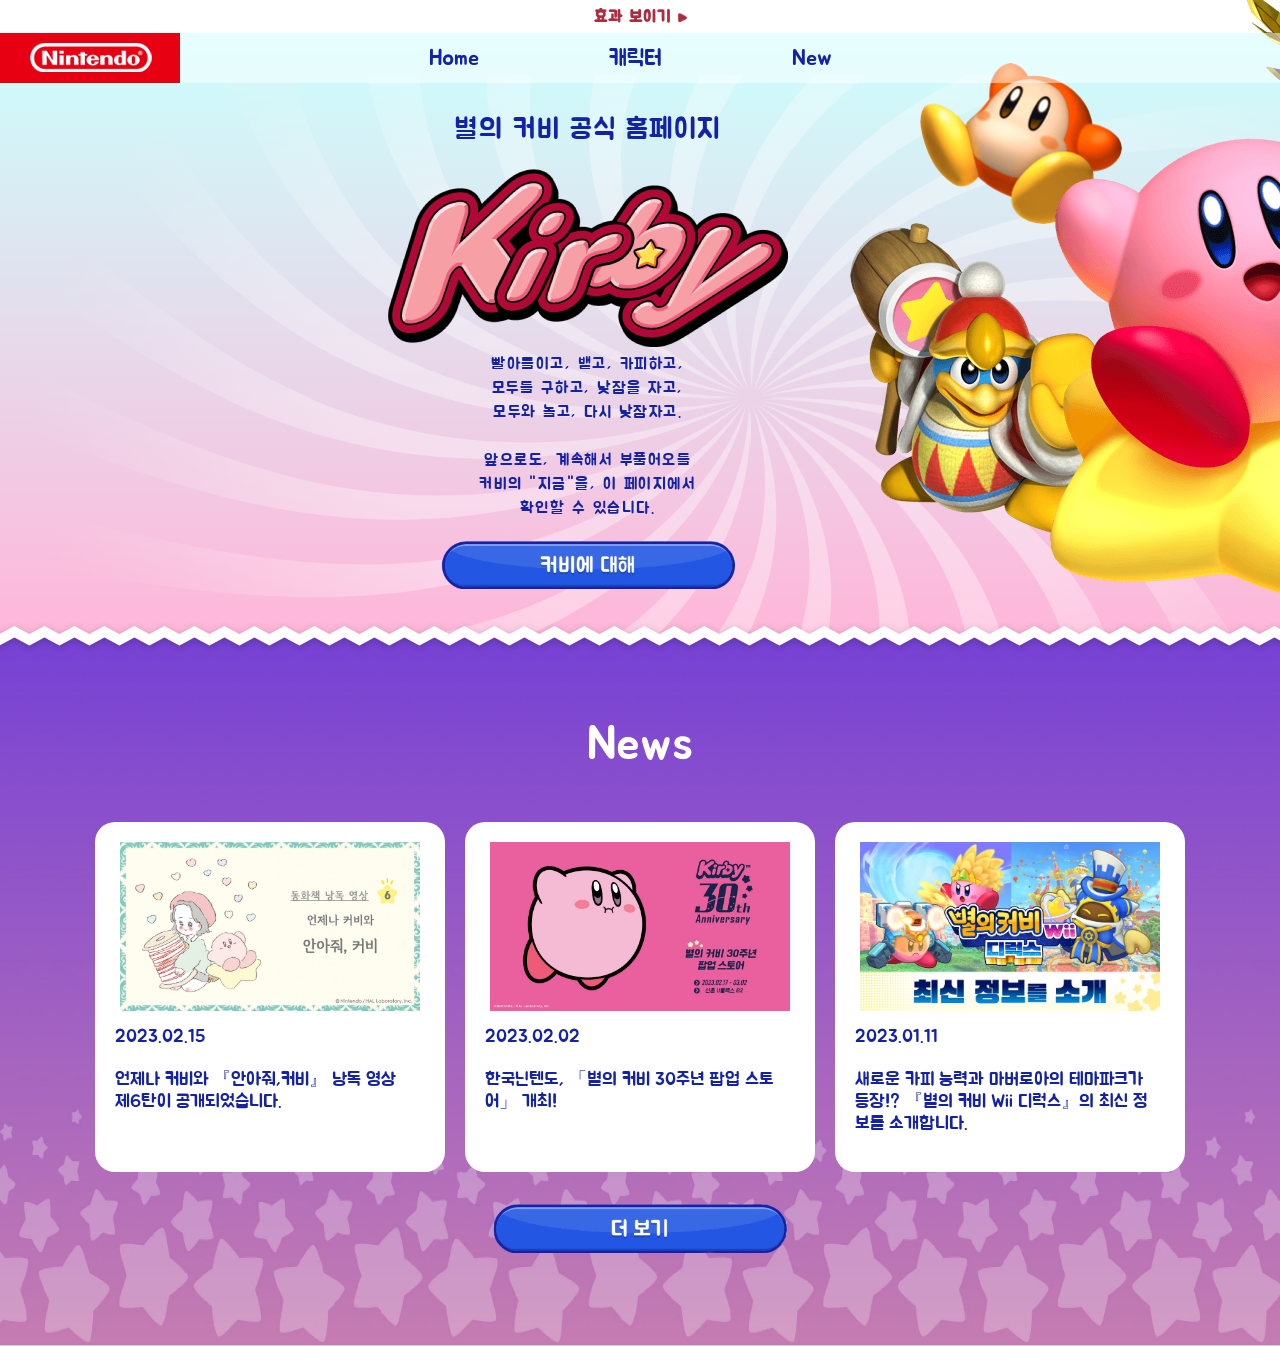
<file: 6Hyejin_/kirby_char.html>
<!DOCTYPE html>
<html lang="en">
  <head>
    <meta charset="UTF-8" />
    <meta name="viewport" content="width=device-width, initial-scale=1.0" />
    <title>kirby</title>
    <link rel="stylesheet" href="kirby_char.css" />
    <link rel="preconnect" href="https://fonts.googleapis.com" />
    <link rel="preconnect" href="https://fonts.gstatic.com" crossorigin />
    <link
      href="https://fonts.googleapis.com/css2?family=Jua&display=swap"
      rel="stylesheet"
    />
  </head>
  <body class="container">
    <div class="wrap">
      <!-- motion bar : 맨윗줄 시작 -->
      <div class="motion_bar">
        <span>효과 보이기</span>
        <img src="kirby_img/kirby_motionbar.png" width="15px" height="15px" />
      </div>
      <!-- header : nav랑 메인이미지있는... -->
      <header class="header_bg">
        <div class="header_bg_effect">
          <img src="kirby_img/spiral (1).png" />
        </div>
        <div class="header_nav">
          <a href="../main.html">
            <div class="nav_img">
              <img src="kirby_img/head_logo.gif" width="122px" height="29px" />
            </div>
          </a>
          <ul class="nav_menu">
            <li>
              <a href="">Home</a>
            </li>
            <li>
              <a href="https://www.nintendo.co.kr/character/kirby/about/"
                >캐릭터</a
              >
            </li>
            <li>
              <a
                class="star_2"
                href="https://www.nintendo.co.kr/character/kirby/news/"
                >New</a
              >
            </li>
          </ul>
        </div>
        <div class="main_wrapper">
          <div class="main_box">
            <div class="about_kirby">
              <span class="about_kirby_title">별의 커비 공식 홈페이지</span>
              <br />
              <div>
                <br />
                <img
                  class="about_logo"
                  src="kirby_img/kirby-logo-2x.png"
                  alt=""
                />
              </div>
              <div class="about_content">
                <p>빨아들이고, 뱉고, 카피하고,</p>
                <p>모두를 구하고, 낮잠을 자고,</p>
                <p>모두와 놀고, 다시 낮잠자고.</p>
                <br />
                <p>앞으로도, 계속해서 부풀어오를</p>
                <p>커비의 "지금"을, 이 페이지에서</p>
                <p>확인할 수 있습니다.</p>
              </div>
              <div class="about_button">
                <br />
                <a href="https://www.nintendo.co.kr/character/kirby/about/">
                  <img src="kirby_img/aboutkirby_icon.png" alt="" />
                </a>
                <!-- <span>커비에 대해</span> -->
              </div>
            </div>
            <div class="kirby_friends">
              <img class="friends1" src="kirby_img/dedede.png" alt="" />
              <img class="friends2" src="kirby_img/waddledee.png" alt="" />
              <img class="friends3" src="kirby_img/metaknight.png" alt="" />
              <img class="friends4" src="kirby_img/kirby-star2.png" alt="" />
            </div>
          </div>
        </div>
      </header>
      <!-- 구분선 -->
      <!-- Section1---- News---- -->
      <section class="news">
        <h2>News</h2>
        <ul class="news_article">
          <li class="news_list">
            <div class="news_list1 list">
              <a href="https://www.youtube.com/watch?v=zclU-HOXOXM">
                <img src="kirby_img/news1_img.jpeg" width="300" alt="" />
              </a>
              <p class="news_date">2023.02.15</p>
              <br />
              <p class="news_title">
                언제나 커비와 『안아줘,커비』 낭독 영상 제6탄이 공개되었습니다.
              </p>
            </div>
          </li>
          <li class="news_list">
            <div class="news_list2 list">
              <a
                href="https://www.nintendo.co.kr/news/article/b1U0M2l1cjA5VUhxMkxuUGZuc0Zsdz09"
              >
                <img src="kirby_img/news_img2.jpeg" width="300" alt="" />
              </a>
              <p class="news_date">2023.02.02</p>
              <br />
              <p class="news_title">
                한국닌텐도, 「별의 커비 30주년 팝업 스토어」 개최!
              </p>
            </div>
          </li>
          <li class="news_list">
            <div class="news_list3 list">
              <a
                href="https://www.nintendo.co.kr/news/article/RmhpKzE5Uk9HNXF5c0ZvcVZaZUVIQT09?page=1&cate=&searchWord="
              >
                <img src="kirby_img/news_img3.jpeg" width="300" alt="" />
              </a>
              <p class="news_date">2023.01.11</p>
              <br />
              <p class="news_title">
                새로운 카피 능력과 마버로아의 테마파크가 등장!? 『별의 커비 Wii
                디럭스』의 최신 정보를 소개합니다.
              </p>
            </div>
          </li>
        </ul>
        <div class="icon_center">
          <a
            href="https://www.nintendo.co.kr/character/kirby/news/"
            target="_blank"
            ><img class="news_icon" src="kirby_img/newsicon.png" alt="" />
          </a>
        </div>
      </section>

      <!-- 여기까지 wrap안 헷갈리지 말좌 -->
    </div>
  </body>
</html>
</file>
<file: 6Hyejin_/kirby_char.css>
* {
  margin: 0;
  padding: 0;
  text-decoration: none;
  font-weight: 400;
  font-family: "Jua", sans-serif;
}

*::before,
*::after {
  box-sizing: border-box;
}
.container {
  width: 100%;
  height: 100%;
  line-height: 1.27;
  color: #1423a5;
}

ul {
  list-style: none;
}

.main_box {
  width: 100%;
}

/* motion bar : 맨윗줄 시작 - */
.motion_bar {
  display: flex;
  align-items: center;
  background-color: white;
  justify-content: center;
  padding: 3px 0 2px;
}

.motion_bar > span {
  color: #ad2c3d;
  font-weight: 700;
  letter-spacing: 0.055625em;
  padding: 4px;
}

/* header ---------- */
.header_bg {
  position: relative;
  background-image: linear-gradient(to bottom, #ccfffd 0%, #ffb6d9 100%);
  width: 100%;
  height: 603px;
  z-index: 1;
}

.header_bg_effect {
  text-align: center;
}

.header_bg_effect > img {
  position: relative;
  top: -160px;
  left: 0;
  width: 1500px;
  height: 1050px;
  z-index: -2;
}

/* 왼쪽 헤더 */
.about_kirby {
  width: 475px;
  height: 530px;
  text-align: center;
  position: absolute;
  top: 80px;
  left: 350px;
}

.about_kirby_title {
  font-size: 28px;
  letter-spacing: 1.5px;
}

.about_logo {
  width: 400px;
  height: 178px;
}

.about_content {
  letter-spacing: 1.5px;
  text-align: center;
  line-height: 1.5;
}

.about_button > a > img {
  width: 294px;
}

/* 오른쪽 헤더 */
.friends1 {
  width: 261px;
  position: absolute;
  top: 190px;
  left: 850px;
  z-index: 1;
}

.friends2 {
  width: 202px;
  position: absolute;
  top: 30px;
  left: 920px;
  z-index: -1;
}

.friends3 {
  width: 310px;
  position: absolute;
  top: -50px;
  left: 1240px;
  z-index: -1;
}

.friends4 {
  width: 454px;
  position: absolute;
  top: 100px;
  left: 1050px;
  z-index: 6;
}

/* nav_menu--------- */
.header_nav {
  position: absolute;
  top: 0;
  display: flex;
  width: 100%;
  height: 50px;
  margin: auto;
  background-color: rgba(255, 255, 255, 0.5);
}

.nav_img {
  background-color: #e60012;
  width: 180px;
  height: 50px;
  cursor: pointer;
}

.nav_img img {
  position: relative;
  top: 10px;
  left: 30px;
}

.nav_menu {
  position: absolute;
  left: 80px;
  display: flex;
  width: calc(100% - 180px);
  line-height: 50px;
  justify-content: center;
}

.nav_menu > li {
  position: relative;
  margin: 0 65px 0 65px;
}

.nav_menu > li > a {
  color: #1423a5;
  font-size: 22px;
  cursor: pointer;
}

.nav_menu > li > a::before {
  position: absolute;
  content: url(kirby_img/star-icon2.png);
  left: -40px;
  top: 0px;
  opacity: 0;
  margin-left: 10px;
  transition: all 0.5s;
}

.nav_menu > li > a:hover::before {
  opacity: 1;
  margin-left: 0;
  margin-right: 10px;
}

.nav_menu > li > a::after {
  position: absolute;
  content: url(kirby_img/star-icon2.png);
  left: 65px;
  top: 0px;
  opacity: 0;
  margin-right: 10px;
  transition: all 0.5s;
}

.nav_menu > li > a:hover::after {
  opacity: 1;
  margin-right: 0;
  margin-left: 10px;
}

.nav_menu > li > .star_2::after {
  position: absolute;
  content: url(kirby_img/star-icon2.png);
  left: 55px;
  top: 0px;
  opacity: 0;
  margin-right: 10px;
  transition: all 0.5s;
}

.nav_menu > li > .star_2:hover::after {
  opacity: 1;
  margin-right: 0;
  margin-left: 10px;
}

/*지그재그 구분선--------- */

.news::before {
  position: absolute;
  top: 620px;
  background: url(kirby_img/section_1.png);
  width: 100%;
  height: 35px;
  content: "";
  left: 0;
  z-index: 3;
}

/* ----뉴스----- */
.news {
  background: url(kirby_img/news_bg.jpeg);
  background-size: 100% 100%;
  width: 100%;
  height: 550px;
  padding: 5rem 0;
}

.news > h2 {
  color: white;
  font-size: 35pt;
  margin: 0 0 21.6px;
  padding: 0 10px;
  text-align: center;
}

.news_article {
  display: flex;
  justify-content: center;
}

.news_article > li {
  margin: 25px 10px 0 10px;
}

.news_list {
  background-color: white;
  width: 350px;
  height: 350px;
  border-radius: 20px;
  box-shadow: 5 5 5 5 rgba(52, 51, 51, 0.894);
}

.list > a > img {
  position: relative;
  left: 25px;
  top: 20px;
}

.list > p {
  position: relative;
  left: 20px;
  top: 30px;
  font-size: 17.6px;
}

.news_title {
  width: 300px;
  margin-top: 0px;
}

.icon_center {
  text-align: center;
  margin-top: 32px;
}

.news_icon {
  width: 294px;
  cursor: pointer;
}
</file>
